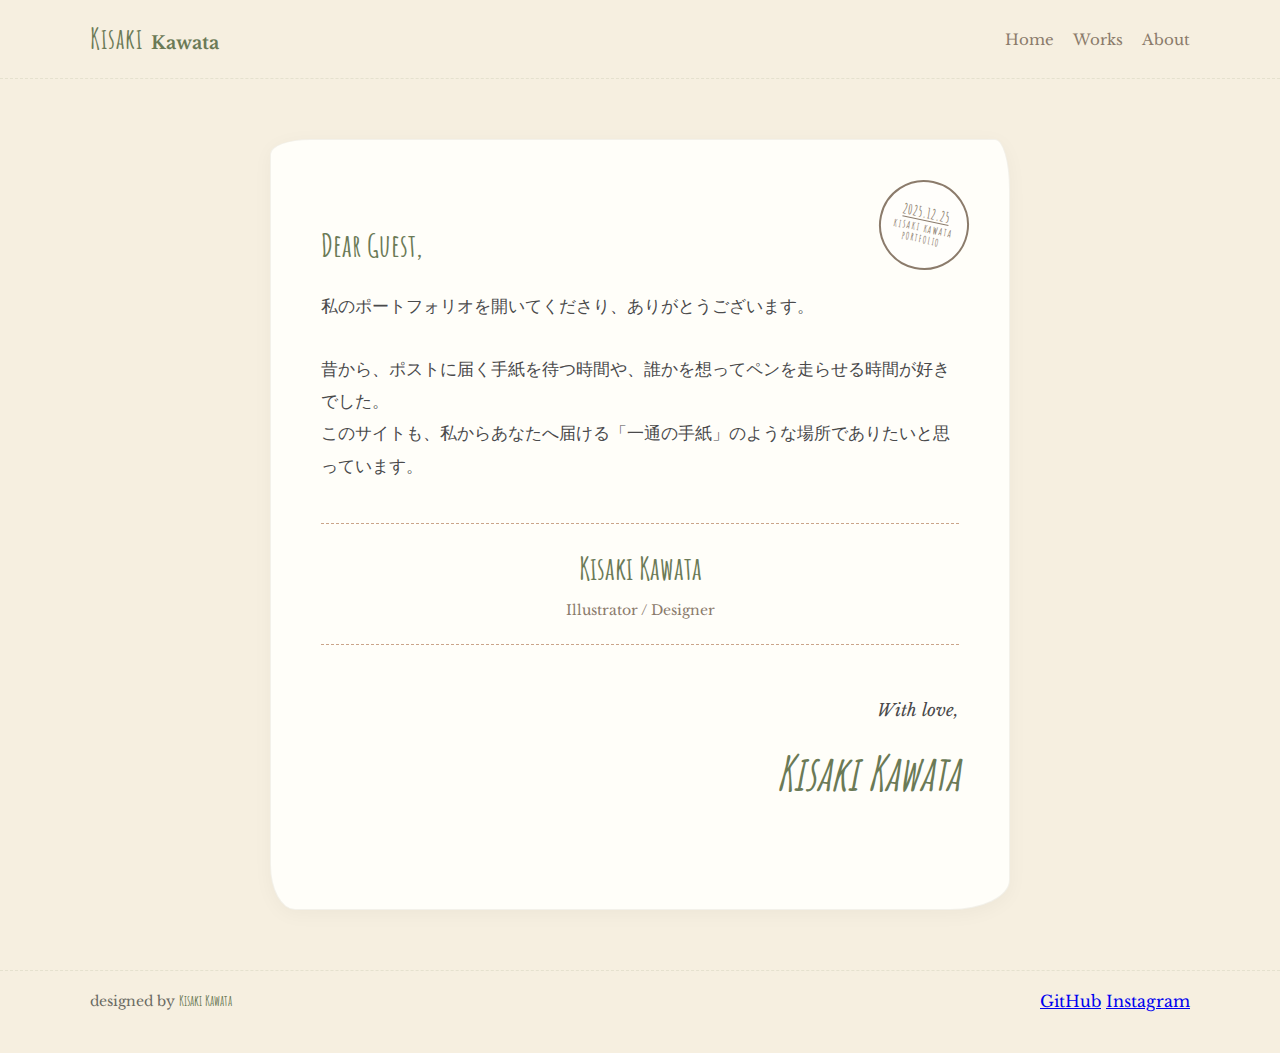
<file: about.html>
<!doctype html>
<html lang="en">
<head>
  <meta charset="utf-8" />
  <meta name="viewport" content="width=device-width,initial-scale=1" />
  <title>About — Kisaki Kawata</title>

  <link href="https://fonts.googleapis.com/css2?family=Amatic+SC:wght@400;700&family=Libre+Baskerville:ital,wght@0,400;0,700;1,400&display=swap" rel="stylesheet">
  
  <link rel="stylesheet" href="styles.css">
</head>
<body>

  <header class="site-header">
    <div class="container header-inner">
      <div class="logo">
        <a href="index.html">
          <span class="sig">Kisaki</span>
          <span class="family">Kawata</span>
        </a>
      </div>
      <nav class="main-nav">
        <a href="index.html">Home</a>
        <a href="works/index.html">Works</a>
        <a href="about.html">About</a>
      </nav>
    </div>
  </header>

  <main class="container">
    <article class="letter-paper">
      
      <div class="stamp-area">
        <div class="postmark">
          <span class="date">2025.12.25</span>
          <span class="location">KISAKI KAWATA<br>PORTFOLIO</span>
        </div>
      </div>

      <div class="letter-body">
        <h1 class="hand greeting-text">
        Dear Guest, 
        <span style="font-size: 14px; color: var(--muted); font-weight: normal; margin-left: 10px;">
        </span>
       </h1>
        
        <p>
          私のポートフォリオを開いてくださり、ありがとうございます。
        </p>

        <p>
          昔から、ポストに届く手紙を待つ時間や、誰かを想ってペンを走らせる時間が好きでした。<br>
          このサイトも、私からあなたへ届ける「一通の手紙」のような場所でありたいと思っています。
        </p>

        <div class="profile-row">
          <h2 class="hand" style="font-size: 32px; margin: 0;">Kisaki Kawata</h2>
          <p style="margin: 5px 0 0 0; font-size: 14px; color: var(--muted);">Illustrator / Designer</p>
        </div>

        <p class="closing" style="text-align: right; margin-top: 50px;">
          With love,<br>
          <span class="hand" style="font-size: 3rem; color: var(--olive); display: block;">Kisaki Kawata</span>
        </p>
      </div>
    </article>
  </main>

  <footer class="site-footer">
    <div class="container footer-inner">
      <p class="signature">designed by <span class="hand">Kisaki Kawata</span></p>
      <div class="socials">
        <a href="https://github.com/your-username" target="_blank">GitHub</a>
        <a href="https://instagram.com/your-username" target="_blank">Instagram</a>
      </div>
    </div>
  </footer>

</body>
</html>
</file>
<file: styles.css>
/* 紙のノイズ質感 */
body::before {
  content: "" !important;
  pointer-events: none;
  position: fixed;
  inset: 0;
  background-image: url("https://www.transparenttextures.com/patterns/p6.png"); 
  opacity: 0.3;
  mix-blend-mode: multiply;
  z-index: 1000;
}
:root {
  --paper: #f6efe0;
  --olive: #6B7A56;
  --accent: #caa58a;
  --muted: #8b7b6b;
  --shadow: rgba(0, 0, 0, 0.06);
}

/* Reset & Base */
* {
  box-sizing: border-box;
}

html, body {
  height: 100%;
  margin: 0;
  font-family: "Libre Baskerville", Georgia, serif;
  background-color: var(--paper);
  color: #333;
  line-height: 1.5;
  -webkit-font-smoothing: antialiased;
  -moz-osx-font-smoothing: grayscale;}

/* Layout container */
.container {
  width: min(1100px, 94%);
  margin: 0 auto;
}

/* Header */
.site-header {
  padding: 18px 0;
  border-bottom: 1px dashed rgba(107, 122, 86, 0.12);
}
.header-inner {
  display: flex;
  align-items: center;
  justify-content: space-between;
  gap: 16px;
}
.logo a {
  text-decoration: none;
  color: var(--olive);
  display: flex;
  gap: 8px;
  align-items: baseline;
}
.sig {
  font-family: "Amatic SC", cursive;
  font-size: 28px;
  font-weight: 700;
  letter-spacing: 1px;
}
.family {
  font-weight: 700;
  font-size: 18px;
}

/* Navigation */
.main-nav a {
  color: var(--muted);
  text-decoration: none;
  margin-left: 14px;
  font-size: 15px;
}
.main-nav a:hover {
  color: var(--olive);
}

/* Hero Section */
.hero {
  padding: 48px 0;
}
.hero-inner {
  display: flex;
  gap: 28px;
  align-items: center;
  justify-content: space-between;
  flex-wrap: wrap;
}
.letter {
  flex: 1 1 320px;
  max-width: 540px;
}
.greeting {
  font-family: "Amatic SC", cursive;
  font-size: 40px;
  color: var(--olive);
  margin: 0 0 6px 0;
}
.name {
  font-size: 48px;
  color: var(--olive);
  font-family: "Libre Baskerville", serif;
  letter-spacing: 0.5px;
  margin: 0 0 12px 0;
}
.lead {
  margin: 0 0 18px 0;
  color: #5b5b4f;
}

/* CTA Button */
.cta {
  display: inline-block;
  background: var(--olive);
  color: #fff;
  text-decoration: none;
  padding: 10px 18px;
  border-radius: 8px;
  font-family: "Amatic SC", cursive;
  font-weight: 700;
  box-shadow: 0 6px 14px var(--shadow);
  transition: transform 0.16s ease, box-shadow 0.16s ease;
}
.cta:hover {
  transform: translateY(-3px);
  box-shadow: 0 10px 20px rgba(0, 0, 0, 0.12);
}

/* Hero Images */
.hero-image {
  width: 260px;
  flex: 0 0 260px;
}
.hero-image img {
  width: 100%;
  display: block;
  border-radius: 6px;
  box-shadow: 0 6px 20px rgba(0, 0, 0, 0.08);
  border: 1px solid rgba(0, 0, 0, 0.03);
}
.hero-logo {
  width: 200px;
  margin-bottom: 12px;
}
.hero-logo img {
  width: 100%;
  height: auto;
  display: block;
}

/* Featured Works */
.works {
  padding: 40px 0;
}
.section-title {
  font-size: 20px;
  margin: 0 0 18px 0;
  color: var(--olive);
  font-family: "Amatic SC", cursive;
}

/* Grid Layout */
.grid {
  display: grid;
  grid-template-columns: repeat(auto-fit, minmax(280px, 1fr));
  gap: 18px;
}

/* Card Styling */
.card {
  height: 320px;
  display: flex;
  flex-direction: column;
  align-items: center;
  text-align: center;
  background: linear-gradient(180deg, rgba(255,255,255,0.9), rgba(255,255,255,0.8));
  padding: 12px;
  border-radius: 8px;
  box-shadow: 0 8px 18px rgba(0,0,0,0.06);
  border: 1px solid rgba(107,122,86,0.06);
  box-sizing: border-box;
}
.card a {
  text-decoration: none;
  color: inherit;
  display: flex;
  flex-direction: column;
  align-items: center;
}
.thumb {
  display: flex;
  align-items: center;
  justify-content: center;
  width: 100%;
  height: 200px;
  margin-bottom: 12px;
  overflow: hidden;
}
.thumb img {
  max-width: 100%;
  max-height: 100%;
  object-fit: contain;
  background-color: #fff;
  border-radius: 4px;
}
figcaption {
  text-align: center;
  margin: 0;
  padding: 0;
}
figcaption strong {
  display: block;
  font-size: 16px;
  color: #2d2d28;
}
figcaption .meta {
  display: block;
  font-size: 13px;
  color: var(--muted);
  margin-top: 6px;
}

/* Polaroid Tilt */
.polaroid {
  transform: rotate(-1deg);
}
.polaroid:nth-child(2) {
  transform: rotate(2deg);
}
.polaroid:nth-child(3) {
  transform: rotate(-0.5deg);
}

/* Footer */
.site-footer {
  border-top: 1px dashed rgba(107,122,86,0.12);
  padding: 18px 0 40px 0;
  margin-top: 40px;
}
.footer-inner {
  display: flex;
  align-items: center;
  justify-content: space-between;
  gap: 12px;
}
.signature {
  margin: 0;
  color: #6b6b63;
  font-size: 14px;
}
.hand {
  font-family: "Amatic SC", cursive;
  color: var(--olive);
  font-weight: 700;
}

/* Responsive */
@media (max-width: 720px) {
  .hero-inner {
    flex-direction: column-reverse;
    align-items: stretch;
  }
  .hero-image {
    width: 100%;
    max-width: 420px;
    margin: 0 auto 12px;
  }
  .name {
    font-size: 36px;
  }
}
/* --- Aboutページ：手紙（便箋）の演出 --- */

/* 1. 便箋の土台：手切り風のいびつな形にする */
.letter-paper {
  background-color: #fffef9; /* 柔らかな白 */
  margin: 60px auto;
  max-width: 740px;
  padding: 60px 50px;
  position: relative;
  box-shadow: 0 4px 20px rgba(0,0,0,0.04);
  /* 四隅の丸みをバラバラにして手切り感を出す */
  border-radius: 40px 15px 60px 25px / 15px 50px 30px 45px;
  border: 1px solid rgba(139, 123, 107, 0.1);
}

/* 2. 消印スタンプ：テキストと線だけで作る */
.stamp-area {
  position: absolute;
  top: 40px;
  right: 40px;
  transform: rotate(12deg); /* 斜めに押された感じ */
}

.postmark {
  border: 2px double var(--muted); /* 二重線でレトロな判子風 */
  border-radius: 50%;
  width: 90px;
  height: 90px;
  display: flex;
  flex-direction: column;
  justify-content: center;
  align-items: center;
  font-family: "Amatic SC", cursive;
  line-height: 1.1;
  color: var(--muted);
  background: rgba(255, 255, 255, 0.4);
  font-weight: 700;
  text-align: center;
}

.postmark .date {
  font-size: 14px;
  border-bottom: 1px solid var(--muted);
  margin-bottom: 2px;
}

.postmark .location {
  font-size: 10px;
  letter-spacing: 1px;
}

/* 3. 本文：活版印刷風の沈み込み */
.letter-body p {
  font-size: 17px;
  color: #4a4a4a;
  margin-bottom: 1.8em;
  /* 文字の下に薄い白を入れ、紙に凹んでいるように見せる */
  text-shadow: 1px 1px 0px rgba(255, 255, 255, 0.9);
  line-height: 1.9;
}

/* 4. 署名エリア */
.closing {
  margin-top: 60px;
  text-align: right;
  font-style: italic;
}

.sig-large {
  font-size: 3rem;
  color: var(--olive);
  display: block;
  margin-top: 5px;
}

/* 5. プロフィール部分（写真なしでも寂しくない装飾） */
.profile-row {
  margin: 40px 0;
  padding: 20px 0;
  border-top: 1px dashed var(--accent);
  border-bottom: 1px dashed var(--accent);
  text-align: center;
}
/* styles.css の一番下に追加 */
.main-nav a:hover {
  text-decoration: wavy underline var(--accent); /* 波線を引く */
  text-underline-offset: 5px;
}
/* ポラロイドの角にマスキングテープを貼る */
.polaroid::before {
  content: "";
  position: absolute;
  top: -10px;
  left: 30%;
  width: 60px;
  height: 20px;
  background-color: rgba(202, 165, 138, 0.5); /* --accentの色を透かせる */
  transform: rotate(-3deg);
  box-shadow: 1px 1px 2px rgba(0,0,0,0.05);
  z-index: 2;
}

/* 万年筆のカーソルもここに入れれば安全です */
body {
  cursor: url("data:image/svg+xml;utf8,<svg xmlns='http://www.w3.org/2000/svg' width='32' height='32' style='font-size:24px'><text y='24'>✒️</text></svg>"), auto !important;
}
</file>
